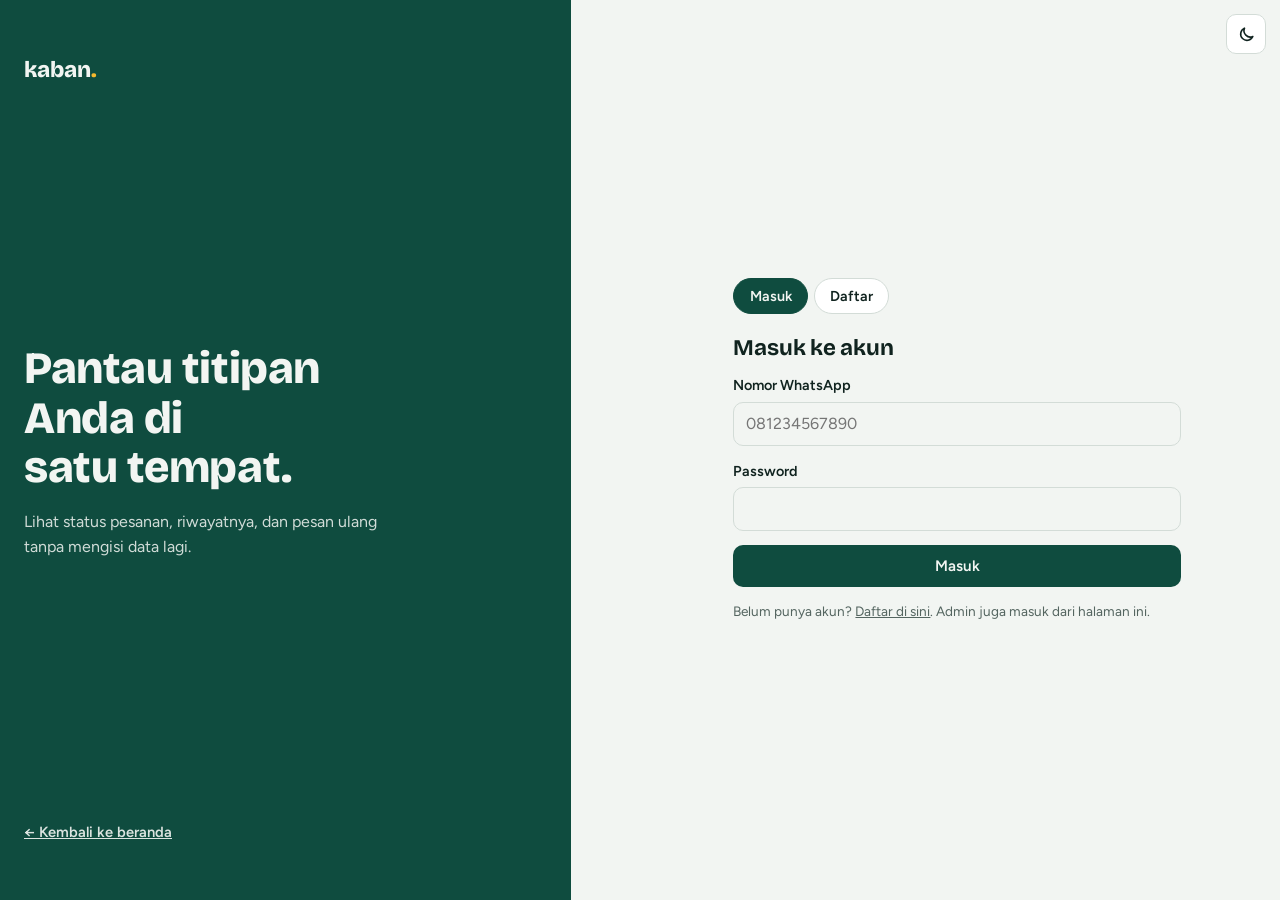
<file: templates/masuk.html>
<!doctype html>
<html lang="id">
<head>
  <meta charset="utf-8">
  <meta name="viewport" content="width=device-width,initial-scale=1,viewport-fit=cover">
  <title>Masuk Kaban</title>
  <link rel="stylesheet" href="https://fonts.googleapis.com/css2?family=Bricolage+Grotesque:opsz,wght@12..96,500;12..96,700;12..96,800&family=Figtree:wght@400;500;600&display=swap">
  <link rel="stylesheet" href="/static/tokens.css"><script src="/static/theme.js"></script>
  <link rel="stylesheet" href="/static/base.css">
  <link rel="stylesheet" href="/static/masuk.css">
</head>
<body data-theme-toggle>
<main class="login">
  <aside class="side">
    <a class="logo" href="/">kaban<span>.</span></a>
    <h1>Pantau titipan Anda di satu tempat.</h1>
    <p>Lihat status pesanan, riwayatnya, dan pesan ulang tanpa mengisi data lagi.</p>
    <a class="back" href="/">&larr; Kembali ke beranda</a>
  </aside>

  <section class="panel">
    <div class="tabs" role="tablist" aria-label="Masuk atau daftar">
      <button class="tab" role="tab" id="t-masuk" aria-selected="true" aria-controls="f-masuk">Masuk</button>
      <button class="tab" role="tab" id="t-daftar" aria-selected="false" aria-controls="f-daftar">Daftar</button>
    </div>

    <form id="f-masuk" novalidate>
      <h2>Masuk ke akun</h2>
      <label for="l-wa">Nomor WhatsApp<input id="l-wa" type="tel" inputmode="tel" autocomplete="username" placeholder="081234567890" required></label>
      <label for="l-pw">Password<input id="l-pw" type="password" autocomplete="current-password" required></label>
      <div class="msg err" id="l-msg" hidden></div>
      <button class="btn" type="submit">Masuk</button>
      <p class="small">Belum punya akun? <a href="#" id="to-daftar">Daftar di sini</a>. Admin juga masuk dari halaman ini.</p>
    </form>

    <form id="f-daftar" hidden novalidate>
      <h2>Buat akun</h2>
      <p class="small">Pesanan yang pernah Anda buat dengan nomor yang sama ikut tersambung ke akun ini.</p>
      <label for="r-nama">Nama<input id="r-nama" autocomplete="name" required></label>
      <label for="r-wa">Nomor WhatsApp<input id="r-wa" type="tel" inputmode="tel" autocomplete="username" placeholder="081234567890" required></label>
      <label for="r-pw">Password (minimal 8 karakter)<input id="r-pw" type="password" autocomplete="new-password" minlength="8" required></label>
      <div class="msg err" id="r-msg" hidden></div>
      <button class="btn" type="submit">Daftar</button>
    </form>
  </section>
</main>
<script src="/static/app.js"></script>
<script>
  const $ = id => document.getElementById(id);
  const next = (() => { const n = new URLSearchParams(location.search).get("next"); return n && /^\/[a-z]/.test(n) ? n : "/akun"; })();

  function show(which){
    const masuk = which === "masuk";
    $("t-masuk").setAttribute("aria-selected", String(masuk));
    $("t-daftar").setAttribute("aria-selected", String(!masuk));
    $("f-masuk").hidden = !masuk; $("f-daftar").hidden = masuk;
  }
  $("t-masuk").onclick = () => show("masuk");
  $("t-daftar").onclick = () => show("daftar");
  $("to-daftar").onclick = e => { e.preventDefault(); show("daftar"); $("r-nama").focus(); };

  function done(r){ location.href = r.role === "admin" ? "/admin" : (r.mitra && !location.search.includes("next=")) ? "/mitra" : next; }
  function busy(form, on){ form.querySelector("button[type=submit]").disabled = on; }

  $("f-masuk").onsubmit = async e => {
    e.preventDefault(); note($("l-msg"), ""); busy(e.target, true);
    try { done(await api("POST", "/api/login", {wa: $("l-wa").value, password: $("l-pw").value})); }
    catch (x) { note($("l-msg"), x.message); busy(e.target, false); }
  };
  $("f-daftar").onsubmit = async e => {
    e.preventDefault(); note($("r-msg"), ""); busy(e.target, true);
    try { done(await api("POST", "/api/register", {nama: $("r-nama").value, wa: $("r-wa").value, password: $("r-pw").value})); }
    catch (x) { note($("r-msg"), x.message); busy(e.target, false); }
  };
  if (location.hash === "#daftar") show("daftar");
</script>
</body>
</html>
</file>
<file: static/tokens.css>
/* Kaban: satu sumber warna dan font untuk semua halaman (beranda, masuk, akun, admin). Ubah warna di sini saja. */
:root{
  --bg:#F2F5F2; --surface:#FFFFFF; --ink:#10231F; --muted:#546560; --line:#D3DCD7; --soft:#E9EFEB;
  --brand:#0F4C3F; --brand-ink:#F2F5F2; --accent:#F5B82E; --accent-ink:#10231F;
  --hero-bg:#0F4C3F; --hero-ink:#F2F5F2; --hero-muted:#B5CFC6;
  --ok:#1E7B4F; --warn:#9A6200; --bad:#B3392B; --star:#C98500;
  --map-land:#E4EBE6; --map-water:#BCD8E2; --map-road:#FFFFFF; --map-block:#D5DFD8;
  --font-display:"Bricolage Grotesque","Trebuchet MS",sans-serif;
  --font-body:"Figtree","Segoe UI",system-ui,sans-serif;
}
@media (prefers-color-scheme:dark){:root:not([data-theme="light"]){
  --bg:#0C1815; --surface:#14241F; --ink:#E8EFEA; --muted:#93A59E; --line:#26403A; --soft:#1A2E28;
  --brand:#3FBF9A; --brand-ink:#08201A; --hero-bg:#11352D; --hero-ink:#F2F5F2; --hero-muted:#A6C3B9;
  --ok:#5ED19E; --warn:#F0B84D; --bad:#FF8A7A; --star:#F5B82E;
  --map-land:#172B26; --map-water:#1B3A46; --map-road:#243F38; --map-block:#1E352F; color-scheme:dark}}
:root[data-theme="dark"]{
  --bg:#0C1815; --surface:#14241F; --ink:#E8EFEA; --muted:#93A59E; --line:#26403A; --soft:#1A2E28;
  --brand:#3FBF9A; --brand-ink:#08201A; --hero-bg:#11352D; --hero-ink:#F2F5F2; --hero-muted:#A6C3B9;
  --ok:#5ED19E; --warn:#F0B84D; --bad:#FF8A7A; --star:#F5B82E;
  --map-land:#172B26; --map-water:#1B3A46; --map-road:#243F38; --map-block:#1E352F; color-scheme:dark}

/* tombol ganti tema (static/theme.js): di bilah atas aplikasi, atau melayang di halaman masuk */
.theme-btn{all:unset;box-sizing:border-box;display:grid;place-items:center;flex:none;width:40px;height:40px;border-radius:10px;border:1.5px solid var(--line);background:var(--surface);color:var(--ink);cursor:pointer}
.theme-btn svg{width:19px;height:19px}
.theme-btn:hover{border-color:var(--brand)}
.theme-btn:focus-visible{outline:2px solid var(--brand);outline-offset:2px}
.topbar .theme-btn{margin-left:10px}
.theme-btn.float{position:fixed;top:14px;right:14px;z-index:20}
.topbar h1{min-width:0;overflow:hidden;text-overflow:ellipsis;white-space:nowrap}
@media(max-width:420px){.topbar .theme-btn{margin-left:6px}}
@media(max-width:420px){.topbar{gap:8px}.topbar h1{font-size:1.05rem}}
</file>
<file: static/base.css>
*{box-sizing:border-box}
body{background:var(--bg);color:var(--ink);font:400 16px/1.55 var(--font-body);margin:0}
h1,h2,h3{font-family:var(--font-display);line-height:1.1;margin:0;text-wrap:balance;letter-spacing:-.01em}
h1{font-size:1.9rem;font-weight:800} h2{font-size:1.4rem;font-weight:700} h3{font-size:1.1rem;font-weight:700}
p{margin:0} a{color:inherit}
:focus-visible{outline:3px solid var(--accent);outline-offset:2px}
.wrap{max-width:1040px;margin-inline:auto;padding-left:max(16px,env(safe-area-inset-left,0px));padding-right:max(16px,env(safe-area-inset-right,0px))}
.bar{background:var(--hero-bg);color:var(--hero-ink);position:sticky;top:env(safe-area-inset-top,0px);z-index:5}
body::before{content:"";position:fixed;inset:0 0 auto;height:env(safe-area-inset-top,0px);background:var(--hero-bg);z-index:10}
.bar .wrap{display:flex;align-items:center;justify-content:space-between;gap:12px;padding-block:12px;flex-wrap:wrap}
.logo{font:800 1.4rem var(--font-display);text-decoration:none}.logo span{color:var(--accent)}
.bar nav{display:flex;gap:6px;align-items:center;flex-wrap:wrap}
main{padding-block:28px 64px;display:grid;gap:24px}
.btn{display:inline-flex;align-items:center;justify-content:center;gap:.4rem;font:600 .95rem var(--font-body);padding:.6rem 1.05rem;border-radius:10px;border:2px solid transparent;cursor:pointer;text-decoration:none;min-height:42px;background:var(--brand);color:var(--brand-ink)}
.btn:hover{filter:brightness(1.08)}
.btn.accent{background:var(--accent);color:var(--accent-ink)}
.btn.ghost{background:transparent;border-color:currentColor;color:inherit}
.btn.bad{background:transparent;border-color:var(--bad);color:var(--bad)}
.btn.sm{min-height:34px;padding:.3rem .75rem;font-size:.85rem;border-radius:8px}
.btn[disabled]{opacity:.55;cursor:default}
.card{background:var(--surface);border:1px solid var(--line);border-radius:14px;padding:clamp(16px,3vw,24px);display:grid;gap:14px;min-width:0}
label{display:grid;gap:5px;font-weight:600;font-size:.9rem}
input,select,textarea{font:400 1rem var(--font-body);color:var(--ink);background:var(--bg);border:1.5px solid var(--line);border-radius:10px;padding:.65rem .75rem;width:100%;min-height:44px}
textarea{min-height:80px;resize:vertical}
.row2{display:grid;grid-template-columns:1fr 1fr;gap:12px}.row2>*{min-width:0}
@media(max-width:560px){.row2{grid-template-columns:1fr}}
.msg{font-size:.9rem;font-weight:500;padding:.6rem .8rem;border-radius:10px;border:1px solid var(--line);background:var(--soft)}
.msg.err{color:var(--bad);border-color:var(--bad)} .msg.ok{color:var(--ok);border-color:var(--ok)}
.small{font-size:.85rem;color:var(--muted)}
.chip{display:inline-block;font-size:.76rem;font-weight:600;padding:.2rem .65rem;border-radius:99px;border:1px solid var(--line);background:var(--bg);white-space:nowrap}
.chip.baru{border-color:var(--warn);color:var(--warn)}
.chip.dikonfirmasi,.chip.dikerjakan,.chip.pendaftar{background:var(--accent);border-color:var(--accent);color:var(--accent-ink)}
.chip.selesai,.chip.aktif{border-color:var(--ok);color:var(--ok)}
.chip.dibatalkan,.chip.ditolak,.chip.nonaktif{border-color:var(--bad);color:var(--bad)}
.tabs{display:flex;gap:6px;flex-wrap:wrap}
.tab{font:600 .9rem var(--font-body);padding:.5rem .95rem;border-radius:99px;border:1.5px solid var(--line);background:var(--surface);color:var(--ink);cursor:pointer}
.tab[aria-selected="true"]{background:var(--brand);color:var(--brand-ink);border-color:var(--brand)}
.tiles{display:grid;grid-template-columns:repeat(auto-fit,minmax(150px,1fr));gap:12px}
.tile{background:var(--surface);border:1px solid var(--line);border-radius:12px;padding:14px}
.tile b{display:block;font:800 1.8rem var(--font-display);font-variant-numeric:tabular-nums}
.tile span{font-size:.82rem;color:var(--muted)}
.list{display:grid;gap:12px}
.item{background:var(--surface);border:1px solid var(--line);border-radius:12px;padding:16px;display:grid;gap:10px;min-width:0}
.item header{display:flex;justify-content:space-between;gap:10px;align-items:flex-start;flex-wrap:wrap}
.item .meta{display:grid;grid-template-columns:auto 1fr;gap:2px 12px;font-size:.92rem}
.item .meta dt{color:var(--muted)}.item .meta dd{margin:0;overflow-wrap:anywhere}
.acts{display:flex;gap:8px;flex-wrap:wrap;align-items:end}
.acts label{font-size:.8rem;min-width:120px;flex:1}
.acts input,.acts select{min-height:38px;padding:.4rem .6rem}
.tl{list-style:none;margin:0;padding:0 0 0 14px;border-left:2px solid var(--line);display:grid;gap:6px;font-size:.88rem}
.tl li{position:relative;color:var(--muted)}
.tl li::before{content:"";position:absolute;left:-20px;top:.5em;width:10px;height:10px;border-radius:50%;background:var(--accent)}
.tl b{color:var(--ink)}
.empty{padding:28px;text-align:center;color:var(--muted);border:1.5px dashed var(--line);border-radius:12px}
.tablewrap{overflow-x:auto;border:1px solid var(--line);border-radius:12px;background:var(--surface)}
table{border-collapse:collapse;width:100%;font-size:.92rem}
th,td{padding:10px 12px;text-align:left;border-bottom:1px solid var(--line);white-space:nowrap}
th{font-size:.76rem;text-transform:uppercase;letter-spacing:.08em;color:var(--muted)}
tr:last-child td{border-bottom:0}
.auth{max-width:440px;margin-inline:auto;width:100%}
[hidden]{display:none!important}
</file>
<file: static/masuk.css>
/* Halaman masuk: panel hijau berisi pesan di kiri, formulir di kanan. Di layar sempit, panel hijau menjadi pita di atas. */
.login{min-height:100vh;display:grid;grid-template-columns:minmax(0,5fr) minmax(0,6fr);padding:0}
@media(max-width:820px){.login{grid-template-columns:1fr;min-height:0}}
.side{background:var(--hero-bg);color:var(--hero-ink);padding:clamp(24px,5vw,56px);padding-top:max(clamp(24px,5vw,56px),env(safe-area-inset-top,0px));padding-left:max(24px,env(safe-area-inset-left,0px));display:flex;flex-direction:column;gap:18px;justify-content:center}
.side h1{font-size:clamp(1.8rem,4vw,2.8rem);font-weight:800;max-width:14ch}
.side p{opacity:.85;max-width:38ch}
.side .logo{margin-bottom:auto}
.side .back{margin-top:auto;font-weight:600;font-size:.92rem;opacity:.9}
@media(max-width:820px){.side{gap:12px}.side .logo,.side .back{margin:0}.side h1{max-width:none}}
.panel{padding:clamp(24px,5vw,56px);padding-right:max(16px,env(safe-area-inset-right,0px));display:grid;gap:22px;align-content:center;max-width:520px;width:100%;margin-inline:auto}
.panel form{display:grid;gap:14px}
</file>
